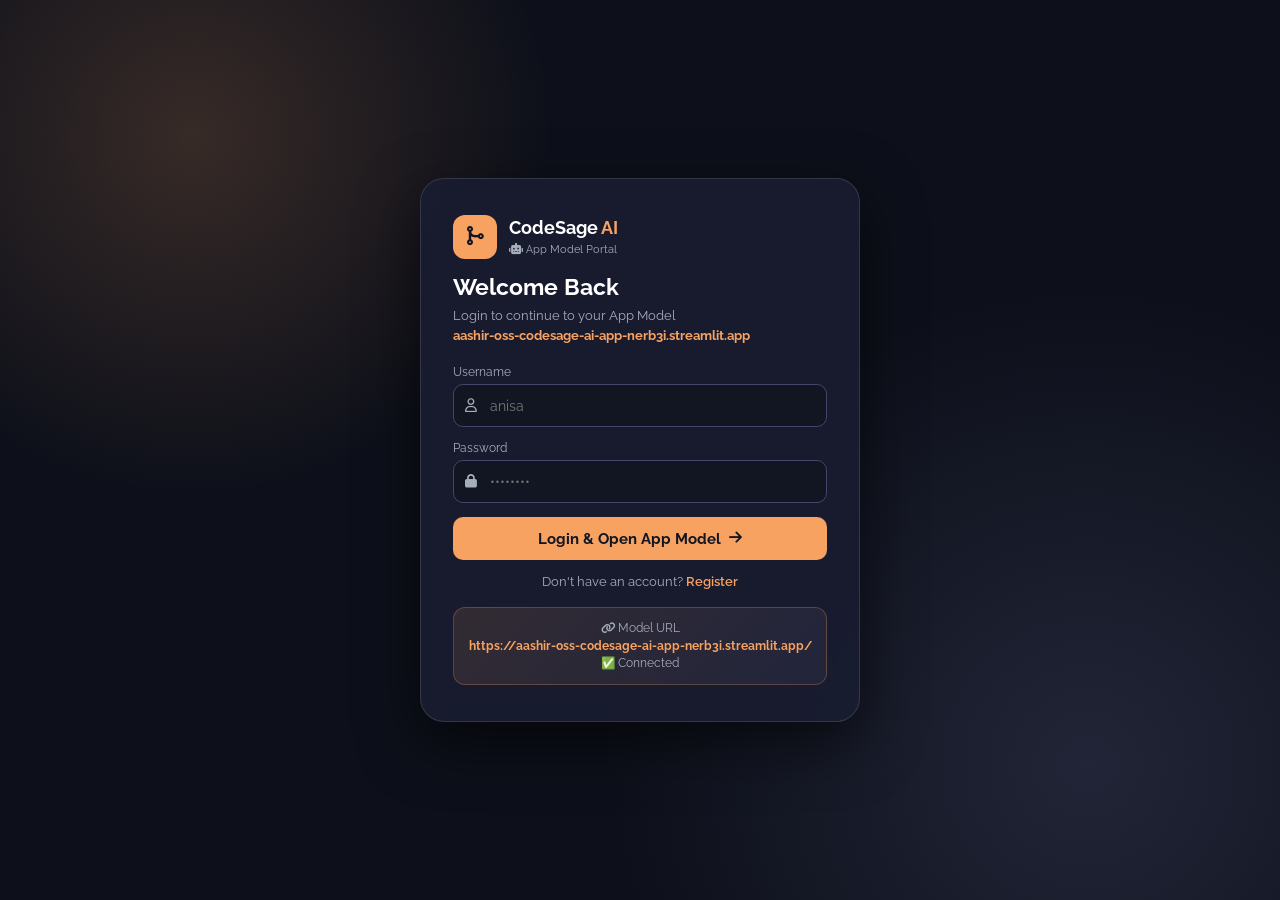
<file: index.html>
<!DOCTYPE html>
<html lang="en">
<head>
<meta charset="UTF-8">
<meta name="viewport" content="width=device-width, initial-scale=1.0">
<title>CodeSage AI - Login</title>
<link href="https://fonts.googleapis.com/css2?family=Raleway:wght@400;600;700&display=swap" rel="stylesheet">
<link rel="stylesheet" href="https://cdnjs.cloudflare.com/ajax/libs/font-awesome/6.4.0/css/all.min.css">
<style>
*{margin:0;padding:0;box-sizing:border-box;font-family:'Raleway',sans-serif}
:root{--accent:#f7a261;--accent2:#676f9d;--border:rgba(255,255,255,0.12);--muted:#a6adbb;--panel:rgba(25,29,48,0.92)}
body{background:#0d101a;color:#fff;min-height:100vh;overflow:hidden}
.auth-bg{position:fixed;inset:0;background:radial-gradient(600px at 15% 15%, rgba(247,162,97,0.18), transparent 60%),radial-gradient(800px at 85% 85%, rgba(103,111,157,0.22), transparent 60%),#0d101a;z-index:0}
.auth-container{position:relative;z-index:1;min-height:100vh;display:flex;justify-content:center;align-items:center;padding:20px}
.auth-card{background:var(--panel);border:1px solid var(--border);border-radius:24px;padding:36px 32px;width:100%;max-width:440px;box-shadow:0 20px 60px rgba(0,0,0,0.6);backdrop-filter:blur(14px)}
.brand{display:flex;align-items:center;gap:12px;margin-bottom:8px}
.logo-icon{width:44px;height:44px;background:var(--accent);border-radius:12px;display:flex;align-items:center;justify-content:center;color:#121622;font-size:1.2rem}
.auth-card h2{font-size:1.45rem;margin-top:14px}
.auth-card .sub{font-size:0.82rem;color:var(--muted);margin-top:6px;line-height:1.5}
.auth-form{display:flex;flex-direction:column;gap:14px;margin-top:20px}
.input-group{display:flex;flex-direction:column;gap:5px}
.input-group label{font-size:0.75rem;color:var(--muted)}
.input-field{position:relative;display:flex;align-items:center}
.input-field i{position:absolute;left:12px;color:var(--muted);font-size:0.85rem}
.input-field input{width:100%;background:rgba(18,22,34,0.9);border:1px solid #424769;border-radius:10px;padding:12px 12px 12px 36px;color:#fff;outline:none;font-size:0.9rem}
.input-field input:focus{border-color:var(--accent2)}
.accent-btn{background:var(--accent);color:#121622;border:none;border-radius:10px;padding:13px;font-weight:700;cursor:pointer;display:flex;align-items:center;justify-content:center;gap:8px;font-size:0.92rem}
.accent-btn:hover{transform:translateY(-1px);box-shadow:0 8px 20px rgba(247,162,97,0.3)}
.link-row{margin-top:14px;text-align:center;font-size:0.8rem;color:var(--muted)}
.link-row a{color:var(--accent);text-decoration:none;font-weight:600;cursor:pointer}
.link-row a:hover{text-decoration:underline}
.model-badge{margin-top:18px;padding:12px;background:linear-gradient(135deg, rgba(247,162,97,0.12), rgba(103,111,157,0.12));border:1px solid rgba(247,162,97,0.25);border-radius:12px;font-size:0.72rem;text-align:center;color:var(--muted);line-height:1.5}
.model-badge b{color:var(--accent);word-break:break-all}
.toast{position:fixed;top:18px;right:18px;z-index:99;background:#1a1f3a;border:1px solid var(--border);padding:12px 18px;border-radius:12px;transform:translateX(420px);transition:0.3s;font-size:0.85rem}
.toast.show{transform:translateX(0)}
.hidden{display:none!important}

/* DASHBOARD - ONLY APP MODEL IFRAME AFTER LOGIN */
.app-dashboard{position:fixed;inset:0;z-index:10;display:none;flex-direction:column;background:#0d101a}
.app-dashboard.active{display:flex}
.app-header{height:54px;background:rgba(25,29,48,0.98);border-bottom:1px solid var(--border);display:flex;align-items:center;justify-content:space-between;padding:0 18px;flex-shrink:0}
.header-left{display:flex;align-items:center;gap:10px}
.header-right{display:flex;align-items:center;gap:8px}
.user-chip{display:flex;align-items:center;gap:6px;padding:5px 12px;background:rgba(255,255,255,0.07);border:1px solid var(--border);border-radius:20px;font-size:0.8rem}
.icon-btn{padding:6px 12px;border-radius:8px;font-size:0.75rem;font-weight:700;text-decoration:none;cursor:pointer;border:none;display:flex;align-items:center;gap:5px}
.btn-accent{background:var(--accent);color:#121622}
.btn-ghost{background:rgba(255,59,59,0.12);border:1px solid rgba(255,59,59,0.25);color:#ff7b7b}
.model-wrap{flex:1;background:#ffffff;position:relative;overflow:hidden}
.model-wrap iframe{width:100%;height:100%;border:none;background:white}
.loading{position:absolute;inset:0;background:#0d101a;display:flex;flex-direction:column;align-items:center;justify-content:center;gap:14px;z-index:2}
.spinner{width:42px;height:42px;border:3px solid rgba(247,162,97,0.2);border-top-color:var(--accent);border-radius:50%;animation:spin 0.8s linear infinite}
@keyframes spin{to{transform:rotate(360deg)}}
</style>
</head>
<body>
<div class="auth-bg"></div>

<!-- AUTH CONTAINER -->
<div class="auth-container" id="authPage">
  <!-- LOGIN CARD -->
  <div class="auth-card" id="loginCard">
    <div class="brand"><div class="logo-icon"><i class="fa-solid fa-code-merge"></i></div><div><b style="font-size:1.15rem">CodeSage <span style="color:var(--accent)">AI</span></b><br><small style="color:var(--muted);font-size:0.7rem"><i class="fa-solid fa-robot"></i> App Model Portal</small></div></div>
    <h2>Welcome Back</h2>
    <p class="sub">Login to continue to your App Model<br><b style="color:var(--accent)">aashir-oss-codesage-ai-app-nerb3i.streamlit.app</b></p>
    <form id="login-form" class="auth-form">
      <div class="input-group"><label>Username</label><div class="input-field"><i class="fa-regular fa-user"></i><input type="text" id="login-email" placeholder="anisa" required></div></div>
      <div class="input-group"><label>Password</label><div class="input-field"><i class="fa-solid fa-lock"></i><input type="password" id="login-password" placeholder="••••••••" required></div></div>
      <button type="submit" class="accent-btn"><span>Login & Open App Model</span><i class="fa-solid fa-arrow-right"></i></button>
    </form>
    <div class="link-row">Don't have an account? <a onclick="showRegister()">Register</a></div>
    <div class="model-badge"><i class="fa-solid fa-link"></i> Model URL<br><b>https://aashir-oss-codesage-ai-app-nerb3i.streamlit.app/</b><br>✅ Connected</div>
  </div>

  <!-- REGISTER CARD -->
  <div class="auth-card hidden" id="registerCard">
    <div class="brand"><div class="logo-icon"><i class="fa-solid fa-user-plus"></i></div><div><b style="font-size:1.15rem">Create <span style="color:var(--accent)">Account</span></b><br><small style="color:var(--muted);font-size:0.7rem">Join CodeSage AI</small></div></div>
    <h2>Register</h2>
    <p class="sub">Create account to access App Model</p>
    <form id="register-form" class="auth-form">
      <div class="input-group"><label>Username</label><div class="input-field"><i class="fa-regular fa-user"></i><input type="text" id="reg-username" placeholder="anisa" required></div></div>
      <div class="input-group"><label>Email (optional)</label><div class="input-field"><i class="fa-regular fa-envelope"></i><input type="email" id="reg-email" placeholder="you@email.com"></div></div>
      <div class="input-group"><label>Password</label><div class="input-field"><i class="fa-solid fa-lock"></i><input type="password" id="reg-password" placeholder="••••••••" required></div></div>
      <button type="submit" class="accent-btn"><span>Create Account</span><i class="fa-solid fa-user-plus"></i></button>
    </form>
    <div class="link-row">Already have an account? <a onclick="showLogin()">Login</a></div>
  </div>
</div>

<!-- DASHBOARD - ONLY APP MODEL -->
<div class="app-dashboard" id="dashPage">
  <div class="app-header">
    <div class="header-left"><div class="logo-icon" style="width:32px;height:32px;font-size:0.9rem;border-radius:8px"><i class="fa-solid fa-code-merge"></i></div><b>CodeSage AI <span style="color:var(--accent)">Model</span></b><span style="font-size:0.6rem;background:#10b981;color:white;padding:3px 8px;border-radius:10px;margin-left:6px">● LIVE</span></div>
    <div class="header-right">
      <span id="userLabel" class="user-chip"><i class="fa-solid fa-user-circle"></i> user</span>
      <a href="https://aashir-oss-codesage-ai-app-nerb3i.streamlit.app/" target="_blank" class="icon-btn btn-accent"><i class="fa-solid fa-external-link"></i> Open</a>
      <button onclick="logout()" class="icon-btn btn-ghost"><i class="fa-solid fa-right-from-bracket"></i> Logout</button>
    </div>
  </div>
  <div class="model-wrap">
    <div class="loading" id="loadingOverlay"><div class="spinner"></div><div style="text-align:center"><p style="font-weight:600">Loading App Model...</p><p style="font-size:0.7rem;color:var(--muted);margin-top:4px">https://aashir-oss-codesage-ai-app-nerb3i.streamlit.app/</p></div></div>
    <iframe id="appFrame" src="" allow="clipboard-read; clipboard-write; fullscreen" loading="eager"></iframe>
  </div>
</div>

<div class="toast" id="toast"></div>
<script>
const API = window.location.origin;
const HEADERS = {'ngrok-skip-browser-warning':'true'};
const APP_URL = 'https://aashir-oss-codesage-ai-app-nerb3i.streamlit.app/?embed=true';

function toast(m){const t=document.getElementById('toast');t.textContent=m;t.classList.add('show');setTimeout(()=>t.classList.remove('show'),3500)}
function showRegister(){document.getElementById('loginCard').classList.add('hidden');document.getElementById('registerCard').classList.remove('hidden')}
function showLogin(){document.getElementById('registerCard').classList.add('hidden');document.getElementById('loginCard').classList.remove('hidden')}

// LOGIN
document.getElementById('login-form').addEventListener('submit',async(e)=>{
 e.preventDefault();
 const u=document.getElementById('login-email').value.trim();
 const p=document.getElementById('login-password').value;
 const form=new URLSearchParams();form.append('username',u);form.append('password',p);
 try{
  const r=await fetch(`${API}/auth/login`,{method:'POST',headers:{'Content-Type':'application/x-www-form-urlencoded',...HEADERS},body:form});
  const d=await r.json();
  if(r.ok){localStorage.setItem('access_token',d.access_token);localStorage.setItem('username',u);toast('Login success!');showDash()}
  else toast(d.detail||'Login failed')
 }catch(err){
  // For Vercel demo - allow direct login without backend (public link case)
  console.log('Backend not reachable, demo mode');
  localStorage.setItem('access_token','demo_token');
  localStorage.setItem('username',u||'anisa');
  toast('Demo Login - Opening App Model');
  showDash();
 }
});

// REGISTER
document.getElementById('register-form').addEventListener('submit',async(e)=>{
 e.preventDefault();
 const username=document.getElementById('reg-username').value.trim();
 const email=document.getElementById('reg-email').value.trim();
 const password=document.getElementById('reg-password').value;
 try{
  const r=await fetch(`${API}/auth/register`,{method:'POST',headers:{'Content-Type':'application/json',...HEADERS},body:JSON.stringify({username,email,password})});
  const d=await r.json();
  if(r.ok){toast('Account created! Please login');showLogin();document.getElementById('login-email').value=username}
  else toast(d.detail||'Register failed')
 }catch{
  toast('Backend not running - python run.py chalao');
 }
});

function showDash(){
 document.getElementById('authPage').style.display='none';
 const dash=document.getElementById('dashPage');
 dash.classList.add('active');
 document.getElementById('userLabel').innerHTML='<i class="fa-solid fa-user-circle"></i> '+(localStorage.getItem('username')||'anisa');
 const frame=document.getElementById('appFrame');
 const loading=document.getElementById('loadingOverlay');
 frame.src=APP_URL;
 frame.onload=()=>{if(loading) loading.style.opacity='0'; setTimeout(()=>{if(loading) loading.style.display='none'},400); toast('App Model Loaded!')};
 setTimeout(()=>{if(loading) loading.style.display='none'},6000);
}
function logout(){localStorage.clear();location.reload()}
if(localStorage.getItem('access_token')) showDash();
</script>
</body>
</html>
</file>
